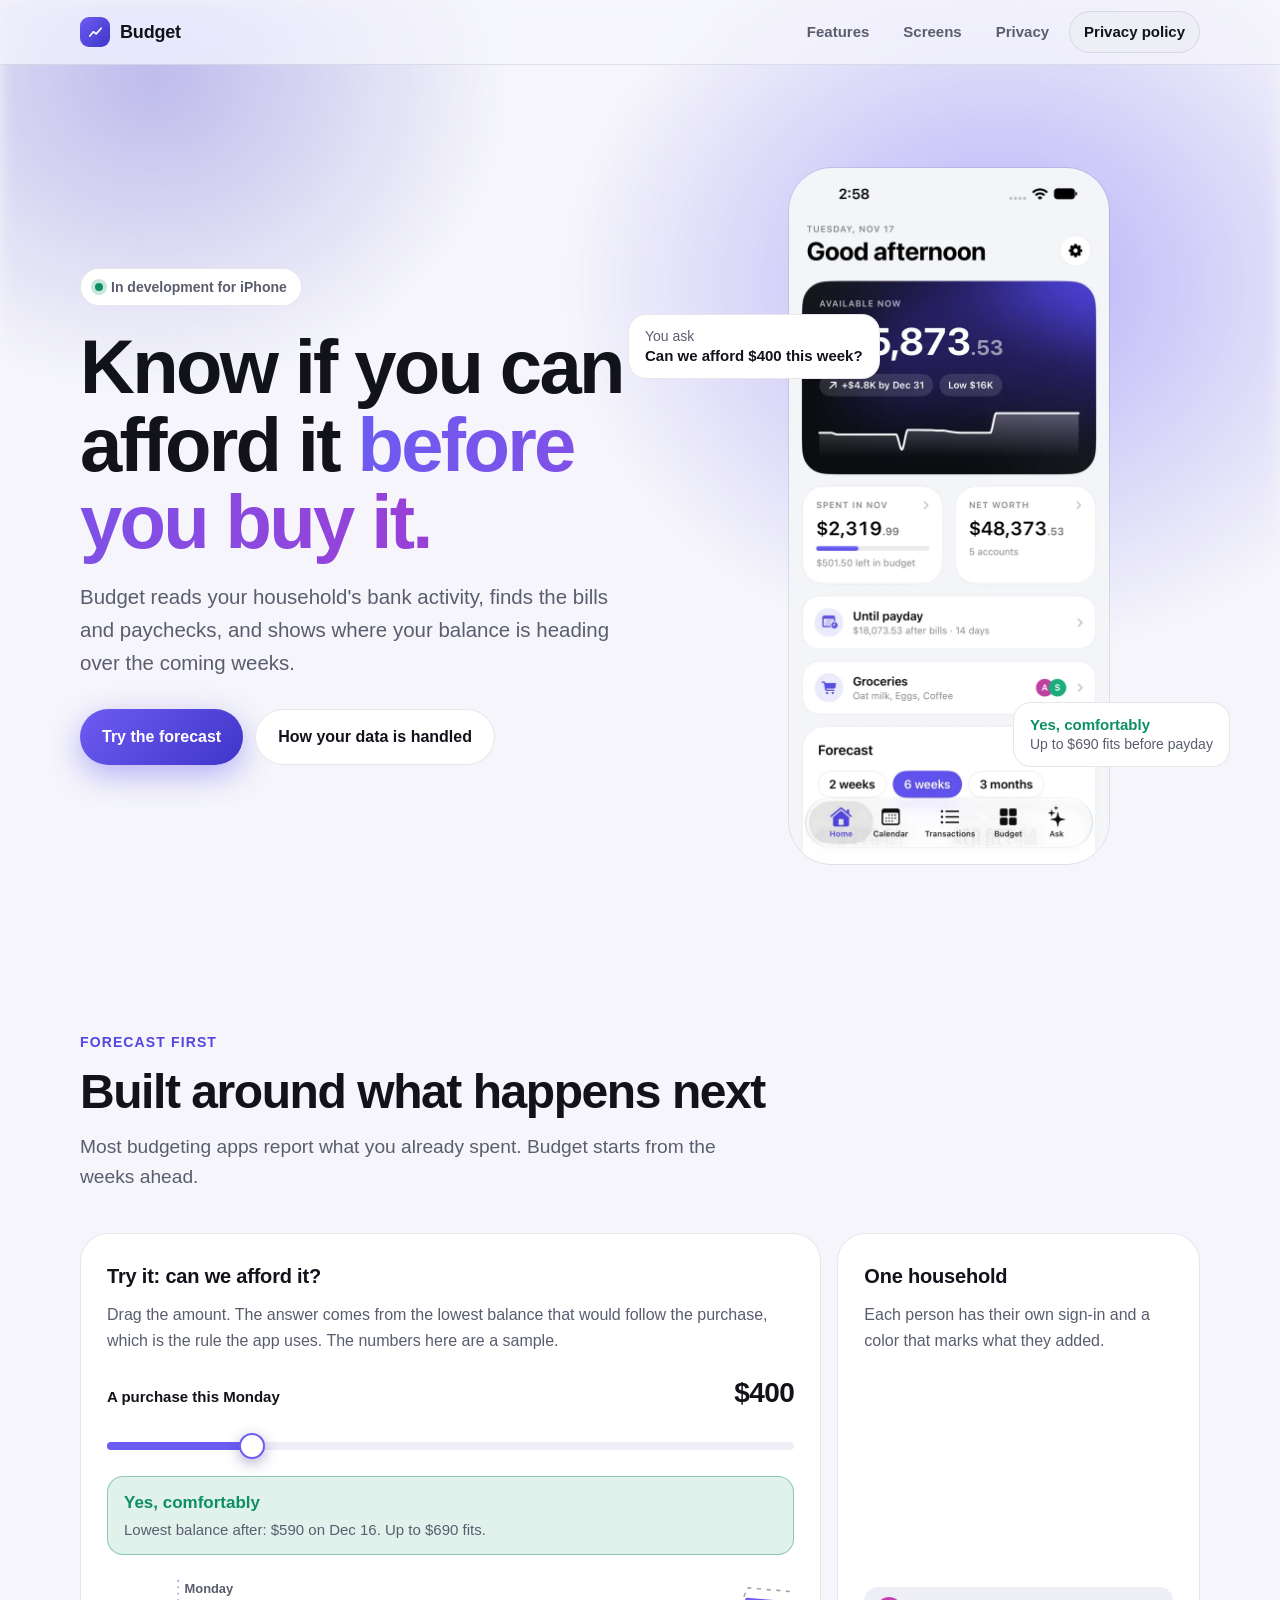
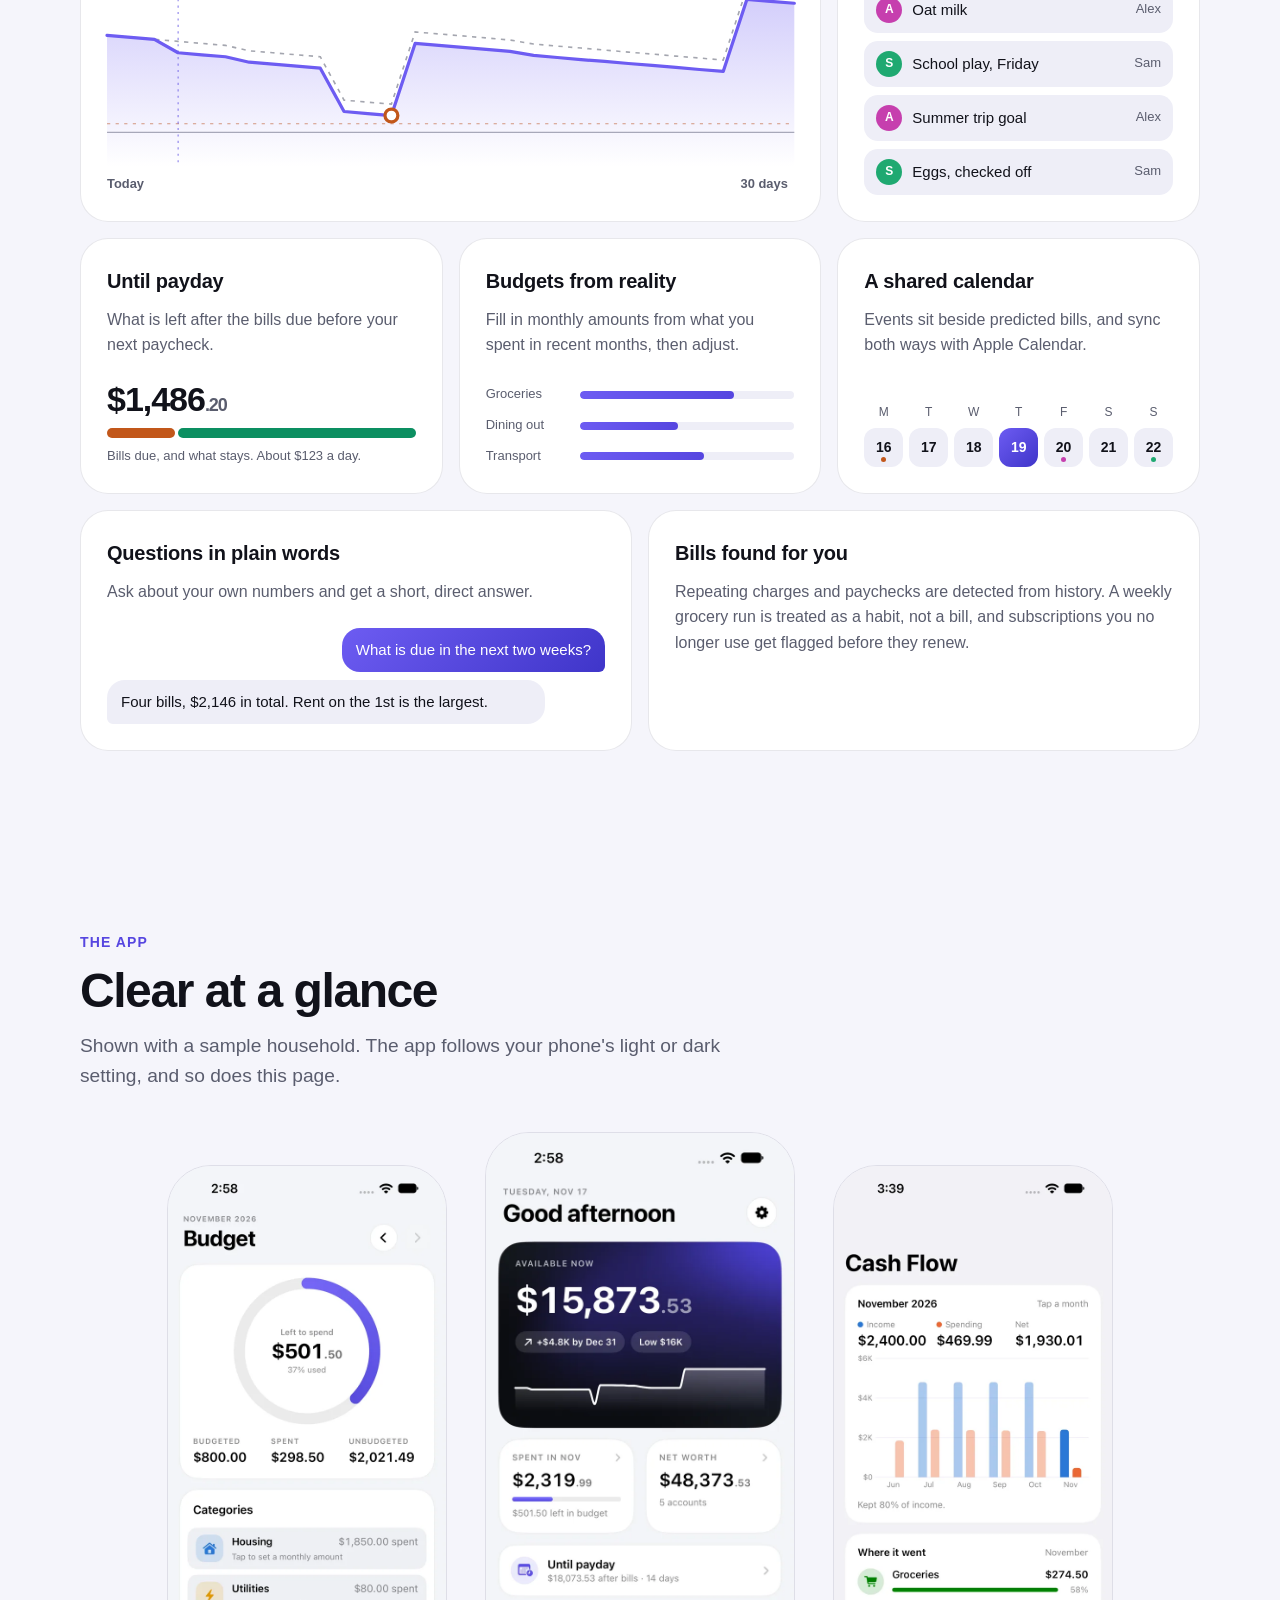
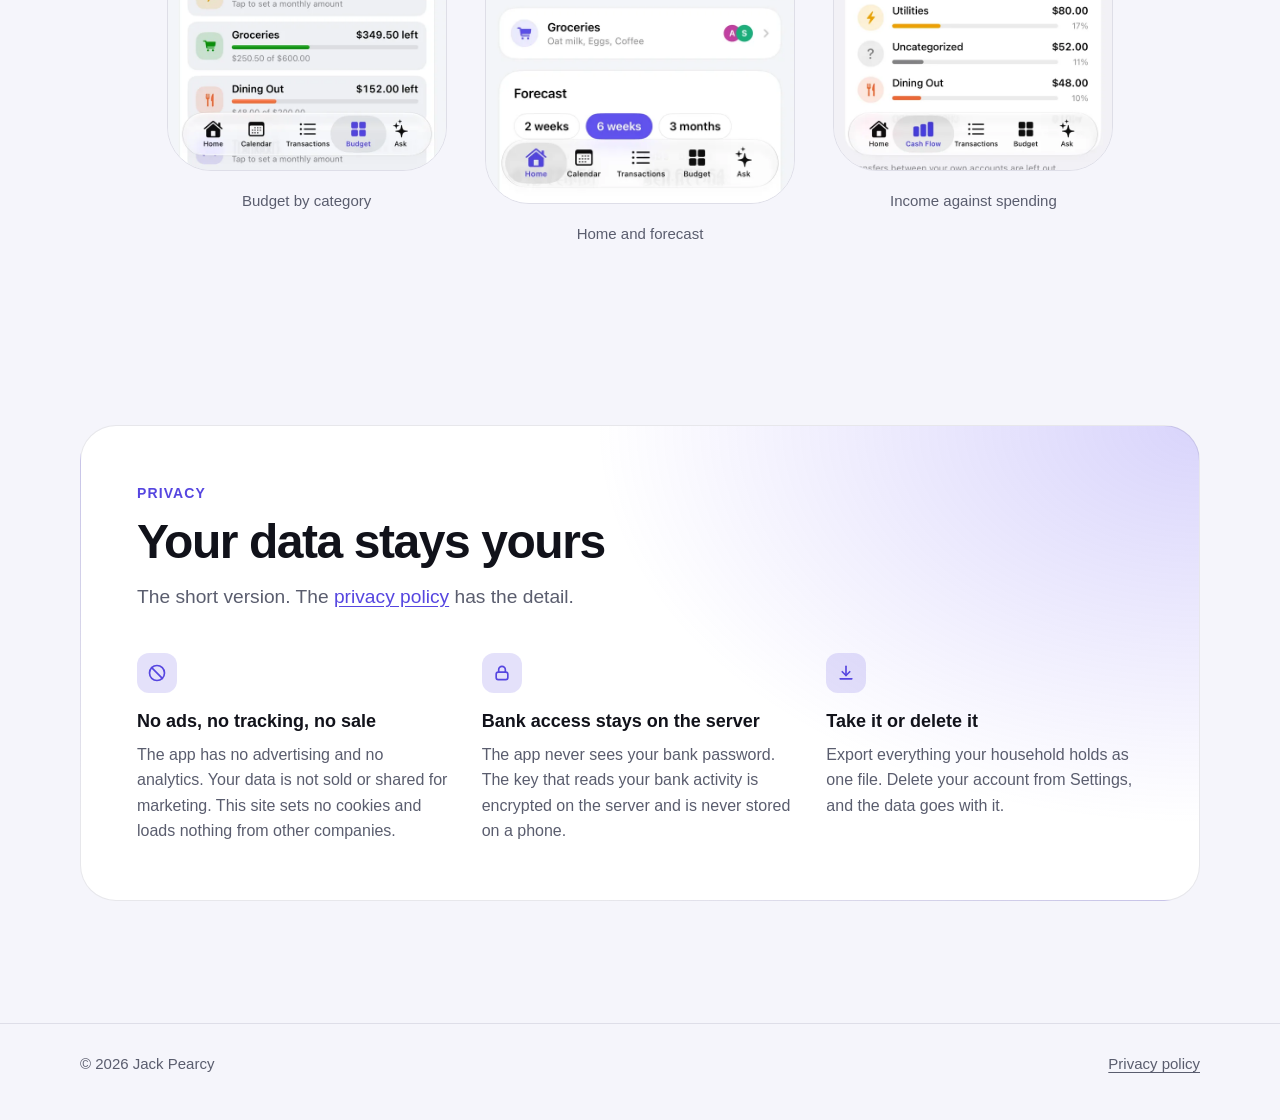
<file: index.html>
<!doctype html>
<html lang="en">
<head>
<meta charset="utf-8">
<meta name="viewport" content="width=device-width, initial-scale=1, viewport-fit=cover">
<title>Budget: know if you can afford it before you buy it</title>
<meta name="description" content="A budgeting app for a household. It shows where your balance is heading, so you can ask whether you can afford something before you buy it.">
<meta name="theme-color" content="#f5f5fb" media="(prefers-color-scheme: light)">
<meta name="theme-color" content="#090a0f" media="(prefers-color-scheme: dark)">
<meta property="og:title" content="Budget">
<meta property="og:description" content="Know if you can afford it before you buy it. A forecast-first budgeting app for a household.">
<meta property="og:type" content="website">
<link rel="icon" href="data:image/svg+xml,%3Csvg xmlns='http://www.w3.org/2000/svg' viewBox='0 0 32 32'%3E%3Crect width='32' height='32' rx='9' fill='%236d5cf2'/%3E%3Cpath d='M8 21l5-6 4 3 7-8' fill='none' stroke='%23fff' stroke-width='2.6' stroke-linecap='round' stroke-linejoin='round'/%3E%3C/svg%3E">
<meta http-equiv="Content-Security-Policy" content="default-src 'none'; script-src 'self'; style-src 'self'; img-src 'self' data:; base-uri 'none'; form-action 'none'">
<meta name="referrer" content="no-referrer">
<link rel="stylesheet" href="style.css">
</head>
<body>
<header class="nav">
  <div class="wrap">
    <a class="brand" href="index.html">
      <span class="mark" aria-hidden="true"><svg viewBox="0 0 24 24" fill="none" stroke="#fff" stroke-width="2.4" stroke-linecap="round" stroke-linejoin="round"><path d="M4 17l5-6 4 3 7-8"/></svg></span>
      Budget
    </a>
    <nav class="links" aria-label="Main">
      <a href="#features">Features</a>
      <a href="#screens">Screens</a>
      <a href="#privacy">Privacy</a>
      <a class="pill" href="privacy.html">Privacy policy</a>
    </nav>
  </div>
</header>

<main>
  <section class="hero">
    <div class="wrap">
      <div>
        <span class="chip"><i></i>In development for iPhone</span>
        <h1>Know if you can afford it <span class="grad">before you buy it.</span></h1>
        <p>Budget reads your household's bank activity, finds the bills and paychecks, and shows where your balance is heading over the coming weeks.</p>
        <div class="cta">
          <a class="btn primary" href="#try">Try the forecast</a>
          <a class="btn quiet" href="#privacy">How your data is handled</a>
        </div>
      </div>
      <div class="stage">
        <picture>
          <source srcset="home-dark.webp" media="(prefers-color-scheme: dark)">
          <img class="phone" src="home.webp" width="644" height="1400" fetchpriority="high"
               alt="The Home screen: the balance available now, a forecast line for the weeks ahead, spending this month, and net worth. Sample data.">
        </picture>
        <div class="float q" aria-hidden="true"><span>You ask</span><b>Can we afford $400 this week?</b></div>
        <div class="float a" aria-hidden="true"><b>Yes, comfortably</b><span>Up to $690 fits before payday</span></div>
      </div>
    </div>
  </section>

  <section id="features">
    <div class="wrap">
      <p class="eyebrow reveal">Forecast first</p>
      <h2 class="reveal">Built around what happens next</h2>
      <p class="lede reveal">Most budgeting apps report what you already spent. Budget starts from the weeks ahead.</p>

      <div class="bento">
        <article class="card wide reveal" id="try">
          <h3>Try it: can we afford it?</h3>
          <p>Drag the amount. The answer comes from the lowest balance that would follow the purchase, which is the rule the app uses. The numbers here are a sample.</p>
          <div class="demo">
            <div class="demo-top">
              <label id="amount-label" for="amount">A purchase this Friday</label>
              <output id="amount-out" for="amount">$400</output>
            </div>
            <input id="amount" type="range" min="0" max="2000" step="50" value="400">
            <div class="verdict" id="verdict" data-state="ok" role="status" aria-live="polite">
              <b id="verdict-title">Yes, comfortably</b>
              <span id="verdict-detail">Lowest balance after: $590, just before payday. Up to $690 fits.</span>
            </div>
            <svg class="chart" id="demo-chart" viewBox="0 0 640 210" role="img" aria-label="Forecast balance for the next 30 days, with and without the purchase">
              <defs><linearGradient id="fade" x1="0" y1="0" x2="0" y2="1"><stop offset="0" stop-color="#6d5cf2" stop-opacity="0.3"/><stop offset="1" stop-color="#6d5cf2" stop-opacity="0"/></linearGradient></defs>
              <line class="rule cushion" id="demo-cushion" x1="0" x2="640" y1="150" y2="150"/>
              <line class="rule zero" id="demo-zero" x1="0" x2="640" y1="158" y2="158"/>
              <line class="rule buy" id="demo-buy" x1="66" x2="66" y1="10" y2="184"/>
              <path class="area" id="demo-area" d="M0 62 L66 74 L220 150 L287 86 L640 60 L640 184 L0 184 Z"/>
              <path class="ghost" id="demo-ghost" d="M0 62 L66 66 L220 138 L287 74 L640 50"/>
              <path class="line" id="demo-line" d="M0 62 L66 74 L220 150 L287 86 L640 60"/>
              <circle class="dot" id="demo-dot" cx="265" cy="150" r="6"/>
              <text id="demo-buy-label" x="72" y="22">Friday</text>
              <text x="634" y="204" text-anchor="end">30 days</text>
              <text x="0" y="204">Today</text>
            </svg>
          </div>
        </article>

        <article class="card reveal">
          <h3>One household</h3>
          <p>Each person has their own sign-in and a color that marks what they added.</p>
          <div class="viz people" aria-hidden="true">
            <div class="row"><span class="av a">A</span>Oat milk<span>Alex</span></div>
            <div class="row"><span class="av s">S</span>School play, Friday<span>Sam</span></div>
            <div class="row"><span class="av a">A</span>Summer trip goal<span>Alex</span></div>
            <div class="row"><span class="av s">S</span>Eggs, checked off<span>Sam</span></div>
          </div>
        </article>

        <article class="card reveal">
          <h3>Until payday</h3>
          <p>What is left after the bills due before your next paycheck.</p>
          <div class="viz" aria-hidden="true">
            <div class="big">$1,486<small>.20</small></div>
            <div class="split"><i></i><i></i></div>
            <div class="cap">Bills due, and what stays. About $123 a day.</div>
          </div>
        </article>

        <article class="card reveal">
          <h3>Budgets from reality</h3>
          <p>Fill in monthly amounts from what you spent in recent months, then adjust.</p>
          <div class="viz bars" aria-hidden="true">
            <div class="bar">Groceries<div><i class="w72"></i></div></div>
            <div class="bar">Dining out<div><i class="w46"></i></div></div>
            <div class="bar">Transport<div><i class="w58"></i></div></div>
          </div>
        </article>

        <article class="card reveal">
          <h3>A shared calendar</h3>
          <p>Events sit beside predicted bills, and sync both ways with Apple Calendar.</p>
          <div class="viz week" aria-hidden="true">
            <span>M</span><span>T</span><span>W</span><span>T</span><span>F</span><span>S</span><span>S</span>
            <b data-dot>16</b><b>17</b><b>18</b><b class="on">19</b><b data-dot class="dot-magenta">20</b><b>21</b><b data-dot class="dot-green">22</b>
          </div>
        </article>

        <article class="card half reveal">
          <h3>Questions in plain words</h3>
          <p>Ask about your own numbers and get a short, direct answer.</p>
          <div class="viz chat" aria-hidden="true">
            <div class="me">What is due in the next two weeks?</div>
            <div class="it">Four bills, $2,146 in total. Rent on the 1st is the largest.</div>
          </div>
        </article>

        <article class="card half reveal">
          <h3>Bills found for you</h3>
          <p>Repeating charges and paychecks are detected from history. A weekly grocery run is treated as a habit, not a bill, and subscriptions you no longer use get flagged before they renew.</p>
        </article>
      </div>
    </div>
  </section>

  <section id="screens">
    <div class="wrap">
      <p class="eyebrow reveal">The app</p>
      <h2 class="reveal">Clear at a glance</h2>
      <p class="lede reveal">Shown with a sample household. The app follows your phone's light or dark setting, and so does this page.</p>
    </div>
    <div class="wrap screens">
      <figure class="reveal">
        <picture><source srcset="budget-dark.webp" media="(prefers-color-scheme: dark)">
          <img class="phone" src="budget.webp" width="644" height="1400" loading="lazy" alt="The Budget screen: a ring for the month and a bar for each category showing spent against budgeted. Sample data."></picture>
        <figcaption>Budget by category</figcaption>
      </figure>
      <figure class="reveal">
        <picture><source srcset="home-dark.webp" media="(prefers-color-scheme: dark)">
          <img class="phone" src="home.webp" width="644" height="1400" loading="lazy" alt="The Home screen with the forecast for the weeks ahead. Sample data."></picture>
        <figcaption>Home and forecast</figcaption>
      </figure>
      <figure class="reveal">
        <picture><source srcset="cashflow-dark.webp" media="(prefers-color-scheme: dark)">
          <img class="phone" src="cashflow.webp" width="644" height="1400" loading="lazy" alt="The Cash flow screen comparing income and spending by month. Sample data."></picture>
        <figcaption>Income against spending</figcaption>
      </figure>
    </div>
  </section>

  <section id="privacy">
    <div class="wrap">
      <div class="band reveal">
        <p class="eyebrow">Privacy</p>
        <h2>Your data stays yours</h2>
        <p class="lede">The short version. The <a href="privacy.html">privacy policy</a> has the detail.</p>
        <div class="three">
          <div>
            <div class="ico" aria-hidden="true"><svg viewBox="0 0 24 24" fill="none" stroke="currentColor" stroke-width="2" stroke-linecap="round" stroke-linejoin="round"><circle cx="12" cy="12" r="9"/><path d="M5.6 5.6l12.8 12.8"/></svg></div>
            <h3>No ads, no tracking, no sale</h3>
            <p>The app has no advertising and no analytics. Your data is not sold or shared for marketing. This site sets no cookies and loads nothing from other companies.</p>
          </div>
          <div>
            <div class="ico" aria-hidden="true"><svg viewBox="0 0 24 24" fill="none" stroke="currentColor" stroke-width="2" stroke-linecap="round" stroke-linejoin="round"><rect x="5" y="11" width="14" height="9" rx="2.5"/><path d="M8 11V8a4 4 0 0 1 8 0v3"/></svg></div>
            <h3>Bank access stays on the server</h3>
            <p>The app never sees your bank password. The key that reads your bank activity is encrypted on the server and is never stored on a phone.</p>
          </div>
          <div>
            <div class="ico" aria-hidden="true"><svg viewBox="0 0 24 24" fill="none" stroke="currentColor" stroke-width="2" stroke-linecap="round" stroke-linejoin="round"><path d="M12 4v11"/><path d="M7.5 10.5L12 15l4.5-4.5"/><path d="M5 19h14"/></svg></div>
            <h3>Take it or delete it</h3>
            <p>Export everything your household holds as one file. Delete your account from Settings, and the data goes with it.</p>
          </div>
        </div>
      </div>
    </div>
  </section>
</main>

<footer>
  <div class="wrap">
    <span>&copy; 2026 Jack Pearcy</span>
    <span><a href="privacy.html">Privacy policy</a></span>
  </div>
</footer>
<script src="app.js" defer></script>
</body>
</html>
</file>
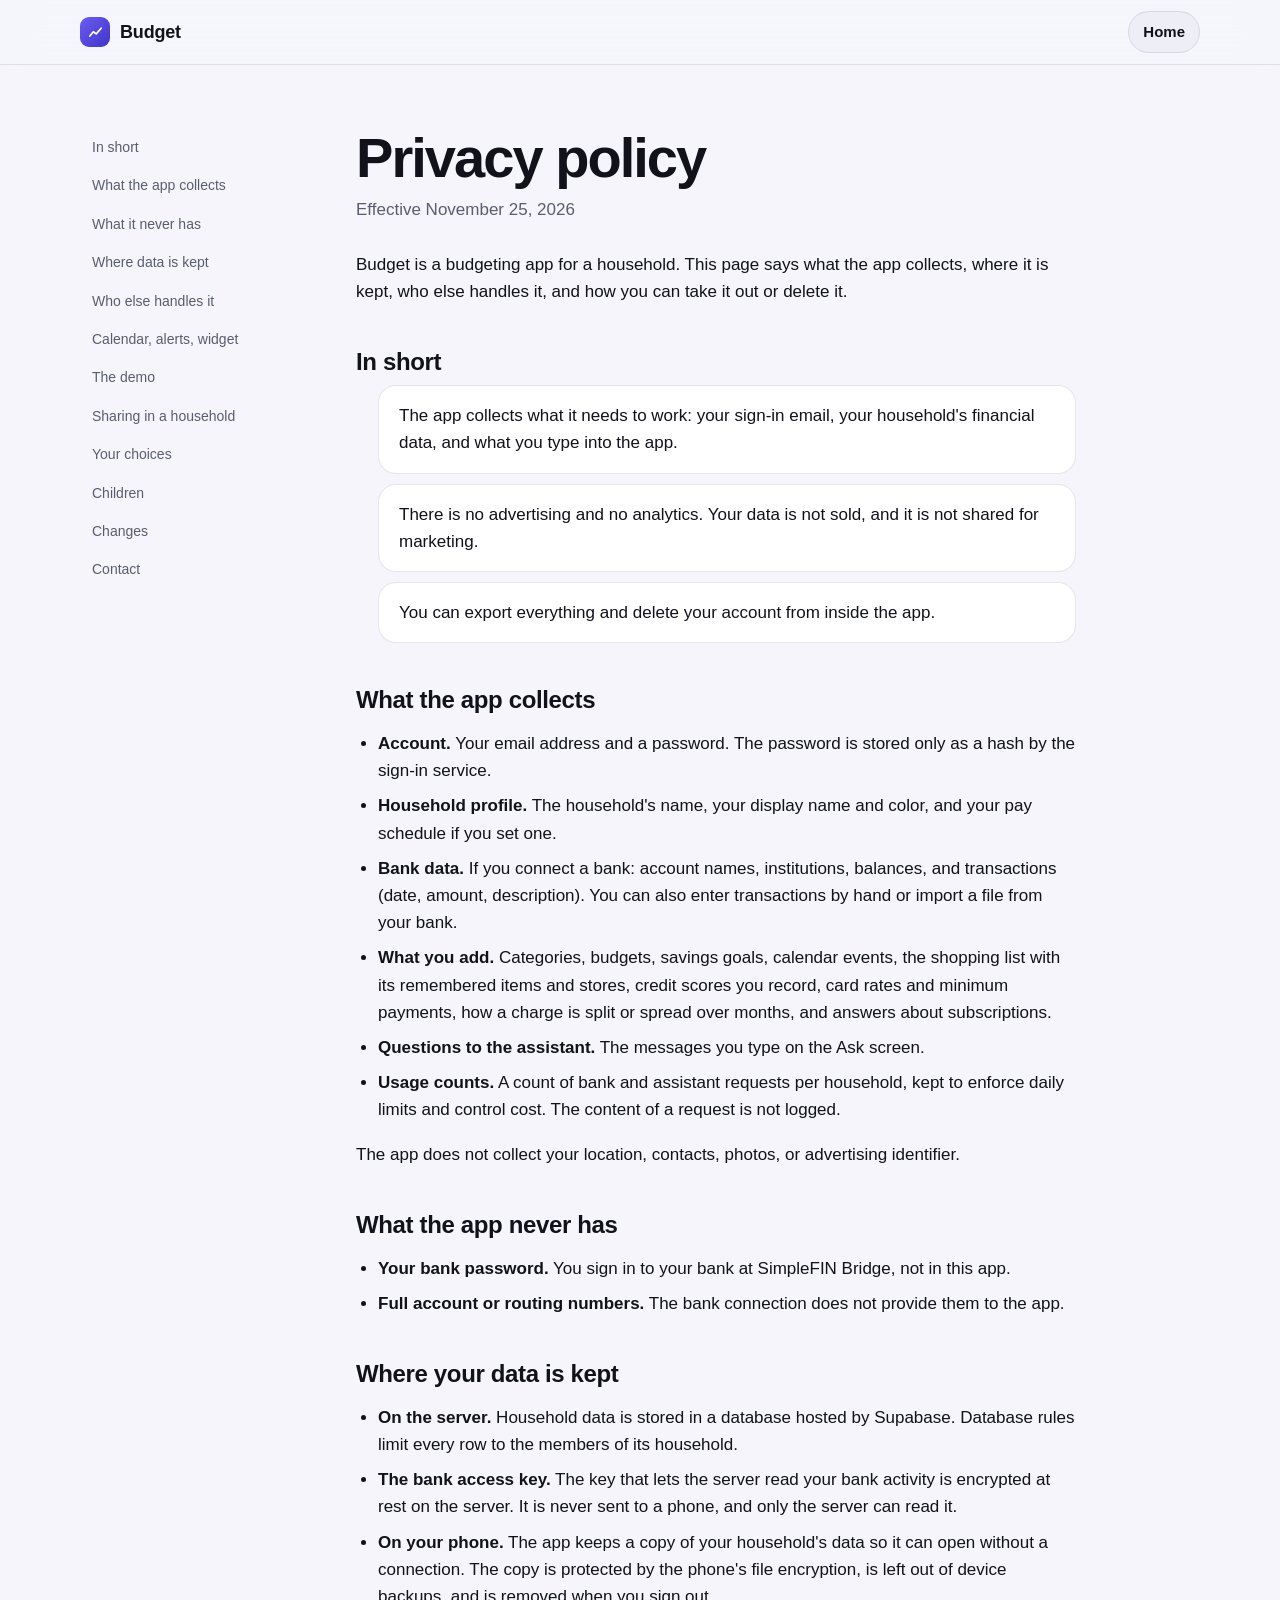
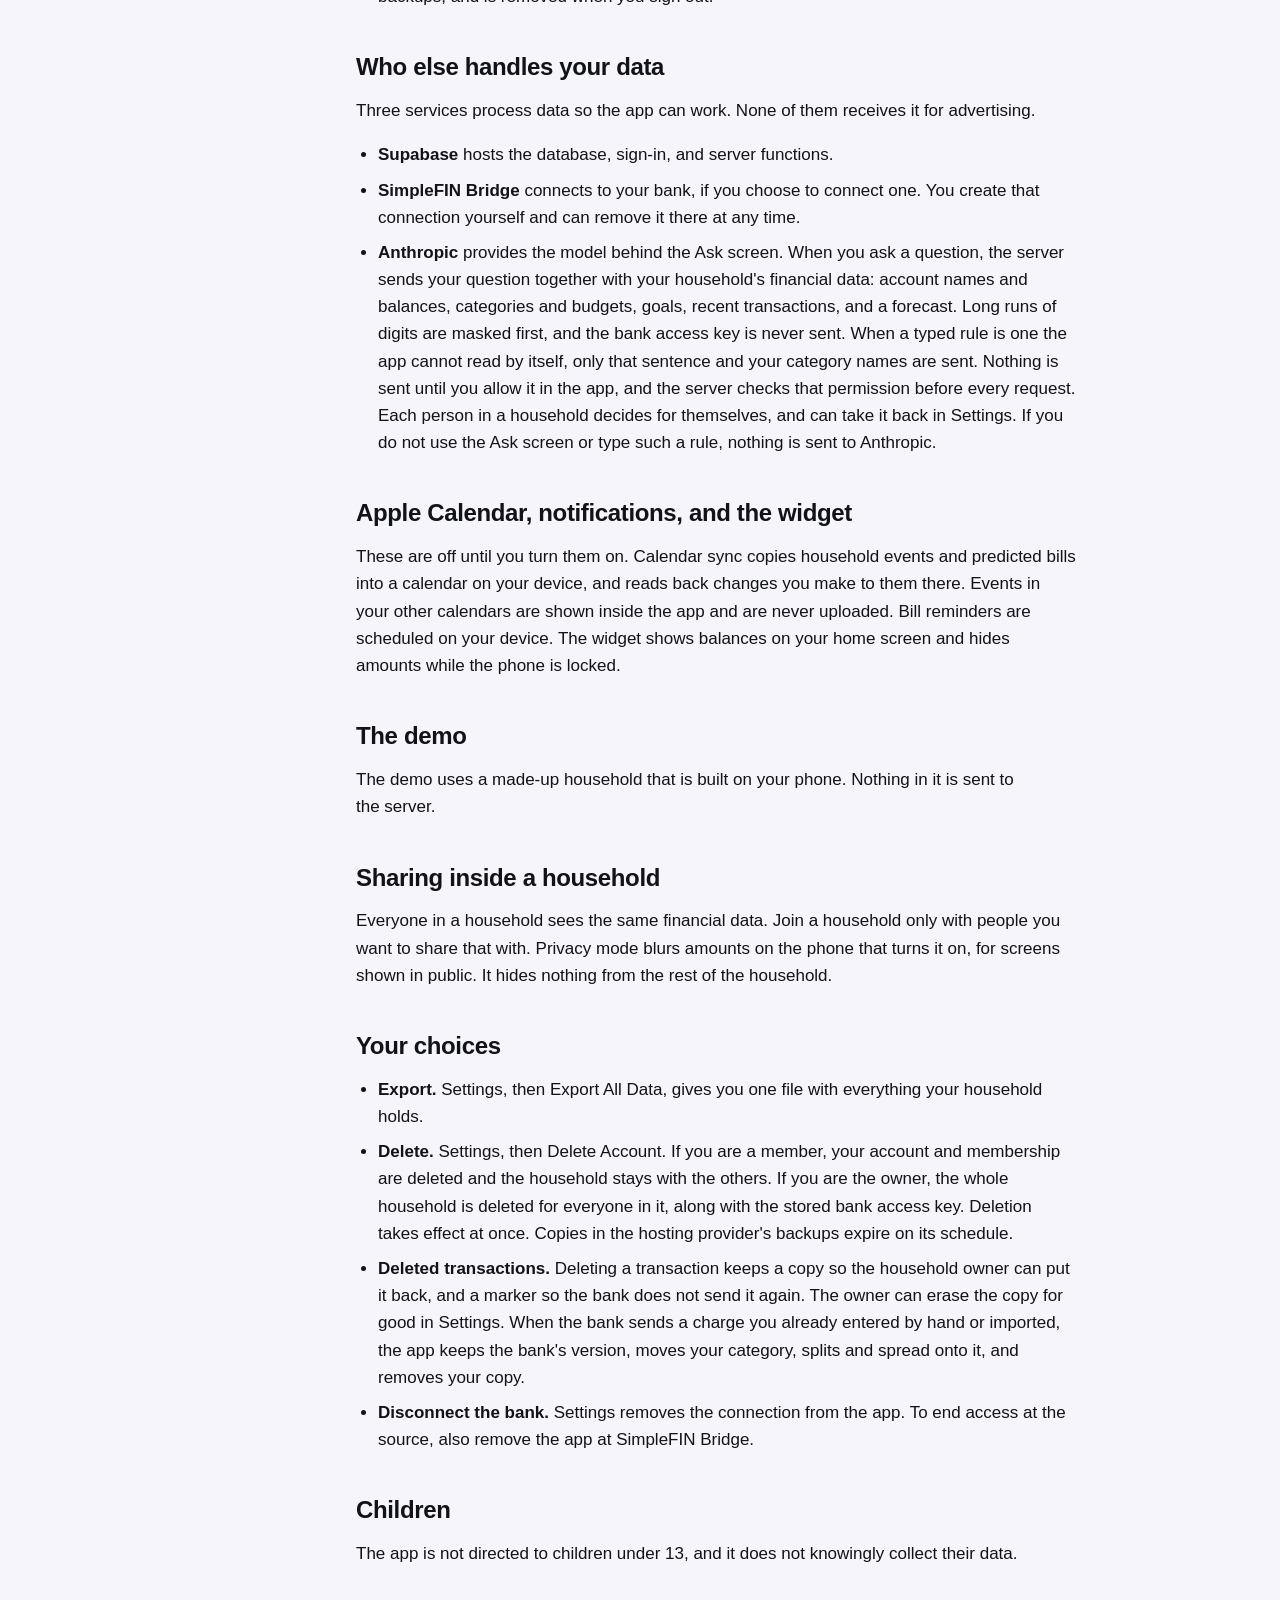
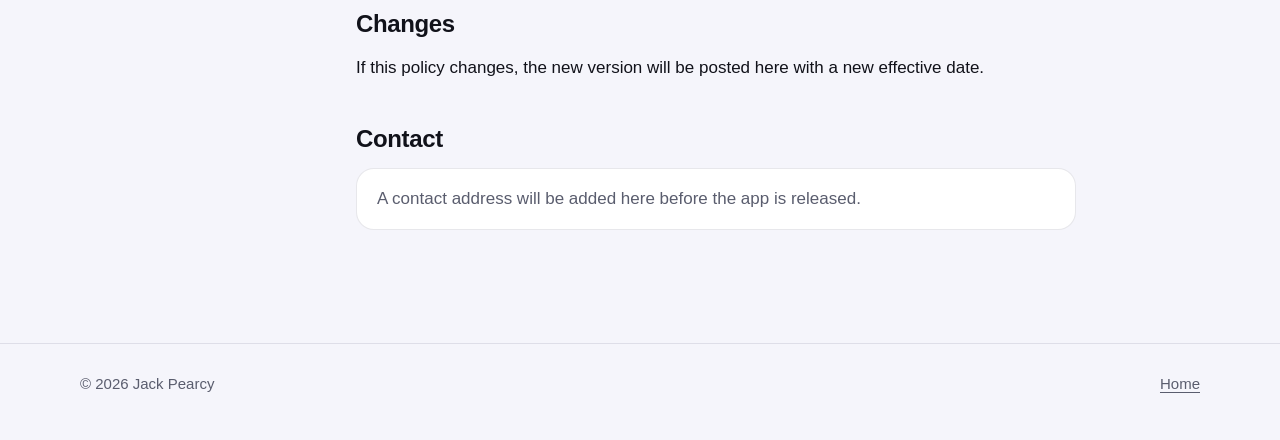
<file: privacy.html>
<!doctype html>
<html lang="en">
<head>
<meta charset="utf-8">
<meta name="viewport" content="width=device-width, initial-scale=1, viewport-fit=cover">
<meta name="theme-color" content="#f5f5fb" media="(prefers-color-scheme: light)">
<meta name="theme-color" content="#090a0f" media="(prefers-color-scheme: dark)">
<title>Privacy policy: Budget</title>
<meta name="description" content="What the Budget app collects, where it is kept, who else handles it, and how to export or delete it.">
<meta http-equiv="Content-Security-Policy" content="default-src 'none'; script-src 'self'; style-src 'self'; img-src 'self' data:; base-uri 'none'; form-action 'none'">
<meta name="referrer" content="no-referrer">
<link rel="stylesheet" href="style.css">
</head>
<body>
<header class="nav">
  <div class="wrap">
    <a class="brand" href="index.html">
      <span class="mark" aria-hidden="true"><svg viewBox="0 0 24 24" fill="none" stroke="#fff" stroke-width="2.4" stroke-linecap="round" stroke-linejoin="round"><path d="M4 17l5-6 4 3 7-8"/></svg></span>
      Budget
    </a>
    <nav class="links" aria-label="Main"><a class="pill" href="index.html">Home</a></nav>
  </div>
</header>
<div class="wrap doc">
  <nav class="toc" aria-label="On this page">
    <a href="#short">In short</a><a href="#collects">What the app collects</a><a href="#never">What it never has</a>
    <a href="#kept">Where data is kept</a><a href="#others">Who else handles it</a><a href="#device">Calendar, alerts, widget</a>
    <a href="#demo">The demo</a><a href="#household">Sharing in a household</a><a href="#choices">Your choices</a>
    <a href="#children">Children</a><a href="#changes">Changes</a><a href="#contact">Contact</a>
  </nav>
  <main>
    <h1>Privacy policy</h1>
    <p class="date">Effective November 25, 2026</p>

    <p>Budget is a budgeting app for a household. This page says what the app collects, where it is kept, who else handles it, and how you can take it out or delete it.</p>

    <h2 id="short">In short</h2>
    <ul class="summary">
      <li>The app collects what it needs to work: your sign-in email, your household's financial data, and what you type into the app.</li>
      <li>There is no advertising and no analytics. Your data is not sold, and it is not shared for marketing.</li>
      <li>You can export everything and delete your account from inside the app.</li>
    </ul>

    <h2 id="collects">What the app collects</h2>
    <ul>
      <li><strong>Account.</strong> Your email address and a password. The password is stored only as a hash by the sign-in service.</li>
      <li><strong>Household profile.</strong> The household's name, your display name and color, and your pay schedule if you set one.</li>
      <li><strong>Bank data.</strong> If you connect a bank: account names, institutions, balances, and transactions (date, amount, description). You can also enter transactions by hand or import a file from your bank.</li>
      <li><strong>What you add.</strong> Categories, budgets, savings goals, calendar events, the shopping list with its remembered items and stores, credit scores you record, card rates and minimum payments, how a charge is split or spread over months, and answers about subscriptions.</li>
      <li><strong>Questions to the assistant.</strong> The messages you type on the Ask screen.</li>
      <li><strong>Usage counts.</strong> A count of bank and assistant requests per household, kept to enforce daily limits and control cost. The content of a request is not logged.</li>
    </ul>
    <p>The app does not collect your location, contacts, photos, or advertising identifier.</p>

    <h2 id="never">What the app never has</h2>
    <ul>
      <li><strong>Your bank password.</strong> You sign in to your bank at SimpleFIN Bridge, not in this app.</li>
      <li><strong>Full account or routing numbers.</strong> The bank connection does not provide them to the app.</li>
    </ul>

    <h2 id="kept">Where your data is kept</h2>
    <ul>
      <li><strong>On the server.</strong> Household data is stored in a database hosted by Supabase. Database rules limit every row to the members of its household.</li>
      <li><strong>The bank access key.</strong> The key that lets the server read your bank activity is encrypted at rest on the server. It is never sent to a phone, and only the server can read it.</li>
      <li><strong>On your phone.</strong> The app keeps a copy of your household's data so it can open without a connection. The copy is protected by the phone's file encryption, is left out of device backups, and is removed when you sign out.</li>
    </ul>

    <h2 id="others">Who else handles your data</h2>
    <p>Three services process data so the app can work. None of them receives it for advertising.</p>
    <ul>
      <li><strong>Supabase</strong> hosts the database, sign-in, and server functions.</li>
      <li><strong>SimpleFIN Bridge</strong> connects to your bank, if you choose to connect one. You create that connection yourself and can remove it there at any time.</li>
      <li><strong>Anthropic</strong> provides the model behind the Ask screen. When you ask a question, the server sends your question together with your household's financial data: account names and balances, categories and budgets, goals, recent transactions, and a forecast. Long runs of digits are masked first, and the bank access key is never sent. When a typed rule is one the app cannot read by itself, only that sentence and your category names are sent. Nothing is sent until you allow it in the app, and the server checks that permission before every request. Each person in a household decides for themselves, and can take it back in Settings. If you do not use the Ask screen or type such a rule, nothing is sent to Anthropic.</li>
    </ul>

    <h2 id="device">Apple Calendar, notifications, and the widget</h2>
    <p>These are off until you turn them on. Calendar sync copies household events and predicted bills into a calendar on your device, and reads back changes you make to them there. Events in your other calendars are shown inside the app and are never uploaded. Bill reminders are scheduled on your device. The widget shows balances on your home screen and hides amounts while the phone is locked.</p>

    <h2 id="demo">The demo</h2>
    <p>The demo uses a made-up household that is built on your phone. Nothing in it is sent to the server.</p>

    <h2 id="household">Sharing inside a household</h2>
    <p>Everyone in a household sees the same financial data. Join a household only with people you want to share that with. Privacy mode blurs amounts on the phone that turns it on, for screens shown in public. It hides nothing from the rest of the household.</p>

    <h2 id="choices">Your choices</h2>
    <ul>
      <li><strong>Export.</strong> Settings, then Export All Data, gives you one file with everything your household holds.</li>
      <li><strong>Delete.</strong> Settings, then Delete Account. If you are a member, your account and membership are deleted and the household stays with the others. If you are the owner, the whole household is deleted for everyone in it, along with the stored bank access key. Deletion takes effect at once. Copies in the hosting provider's backups expire on its schedule.</li>
      <li><strong>Deleted transactions.</strong> Deleting a transaction keeps a copy so the household owner can put it back, and a marker so the bank does not send it again. The owner can erase the copy for good in Settings. When the bank sends a charge you already entered by hand or imported, the app keeps the bank's version, moves your category, splits and spread onto it, and removes your copy.</li>
      <li><strong>Disconnect the bank.</strong> Settings removes the connection from the app. To end access at the source, also remove the app at SimpleFIN Bridge.</li>
    </ul>

    <h2 id="children">Children</h2>
    <p>The app is not directed to children under 13, and it does not knowingly collect their data.</p>

    <h2 id="changes">Changes</h2>
    <p>If this policy changes, the new version will be posted here with a new effective date.</p>

    <h2 id="contact">Contact</h2>
    <p class="note">A contact address will be added here before the app is released.</p>
  </main>
</div>
<footer>
  <div class="wrap">
    <span>&copy; 2026 Jack Pearcy</span>
    <span><a href="index.html">Home</a></span>
  </div>
</footer>
</body>
</html>
</file>
<file: style.css>
/* One stylesheet for both pages. Light and dark follow the device. */
@view-transition { navigation: auto; }

:root {
  color-scheme: light dark;
  --bg: light-dark(#f5f5fb, #090a0f);
  --surface: light-dark(#ffffff, #12141c);
  --raised: light-dark(#eeeef7, #1a1d29);
  --line: light-dark(rgb(20 20 60 / 0.1), rgb(255 255 255 / 0.09));
  --text: light-dark(#11121a, #f4f4f9);
  --muted: light-dark(#5a5d6e, #9b9eaf);
  --accent: light-dark(#5646e0, #a696ff);
  --violet: #6d5cf2;
  --indigo: #3f35c9;
  --good: light-dark(#0c8f61, #45dfa0);
  --warn: light-dark(#c2571a, #ff9a5c);
  --bad: light-dark(#c8322b, #ff6f66);
  --magenta: #c63fae;
  --green: #1fa971;
  --shadow: light-dark(0 24px 60px rgb(40 30 120 / 0.16), 0 30px 70px rgb(0 0 0 / 0.55));
  --radius: 28px;
  --ease: cubic-bezier(0.2, 0.8, 0.2, 1);
}

*, *::before, *::after { box-sizing: border-box; }
html { -webkit-text-size-adjust: 100%; scroll-behavior: smooth; scroll-padding-top: 88px; }
body {
  margin: 0; background: var(--bg); color: var(--text);
  font: 17px/1.6 -apple-system, BlinkMacSystemFont, "SF Pro Text", "Segoe UI", Roboto, Helvetica, Arial, sans-serif;
  -webkit-font-smoothing: antialiased; text-rendering: optimizeLegibility;
  overflow-x: clip;
}
h1, h2, h3 { font-family: -apple-system, BlinkMacSystemFont, "SF Pro Display", "Segoe UI", Roboto, Helvetica, Arial, sans-serif; text-wrap: balance; }
p { text-wrap: pretty; }
a { color: var(--accent); text-underline-offset: 3px; }
:focus-visible { outline: 2px solid var(--accent); outline-offset: 3px; border-radius: 8px; }
img { display: block; max-width: 100%; height: auto; }
.wrap { width: min(1120px, 100% - 40px); margin-inline: auto; }

/* Navigation */
.nav {
  position: sticky; top: 0; z-index: 10;
  background: color-mix(in srgb, var(--bg) 72%, transparent);
  -webkit-backdrop-filter: saturate(180%) blur(18px); backdrop-filter: saturate(180%) blur(18px);
  border-bottom: 1px solid var(--line);
}
.nav .wrap { display: flex; align-items: center; justify-content: space-between; height: 64px; }
.brand { display: inline-flex; align-items: center; gap: 10px; font-weight: 700; font-size: 18px; letter-spacing: -0.01em; color: var(--text); text-decoration: none; }
.mark { width: 30px; height: 30px; border-radius: 9px; display: grid; place-items: center; background: linear-gradient(135deg, var(--violet), var(--indigo)); }
.mark svg { width: 17px; height: 17px; }
.links { display: flex; align-items: center; gap: 6px; }
.links a { padding: 8px 14px; border-radius: 999px; font-size: 15px; font-weight: 600; color: var(--muted); text-decoration: none; transition: color 0.2s, background 0.2s; }
.links a:hover { color: var(--text); background: var(--raised); }
.links a.pill { color: var(--text); background: var(--raised); border: 1px solid var(--line); }

/* Hero */
.hero { position: relative; padding: clamp(48px, 8vw, 104px) 0 clamp(40px, 6vw, 80px); }
.hero::before {
  content: ""; position: absolute; inset: -64px 0 0; z-index: -1; pointer-events: none;
  background:
    radial-gradient(48% 56% at 78% 30%, color-mix(in srgb, var(--violet) 46%, transparent), transparent 70%),
    radial-gradient(38% 46% at 12% 8%, color-mix(in srgb, var(--indigo) 30%, transparent), transparent 72%);
  filter: blur(8px);
}
.hero .wrap { display: grid; grid-template-columns: 1.05fr 0.95fr; gap: clamp(24px, 5vw, 72px); align-items: center; }
.chip { display: inline-flex; align-items: center; gap: 8px; padding: 7px 14px; border-radius: 999px; font-size: 14px; font-weight: 600; background: var(--surface); border: 1px solid var(--line); color: var(--muted); }
.chip i { width: 8px; height: 8px; border-radius: 50%; background: var(--good); box-shadow: 0 0 0 4px color-mix(in srgb, var(--good) 22%, transparent); }
.hero h1 { font-size: clamp(40px, 6.4vw, 76px); line-height: 1.02; letter-spacing: -0.035em; font-weight: 800; margin: 22px 0 20px; }
.grad { background: linear-gradient(100deg, var(--violet), light-dark(#9a3fd6, #d9a2ff)); -webkit-background-clip: text; background-clip: text; color: transparent; }
.hero p { font-size: clamp(18px, 1.6vw, 21px); color: var(--muted); margin: 0 0 30px; max-width: 32em; }
.cta { display: flex; flex-wrap: wrap; gap: 12px; }
.btn { display: inline-flex; align-items: center; gap: 8px; padding: 14px 22px; border-radius: 999px; font-weight: 650; font-size: 16px; text-decoration: none; transition: transform 0.25s var(--ease), box-shadow 0.25s var(--ease), background 0.2s; }
.btn.primary { color: #fff; background: linear-gradient(135deg, var(--violet), var(--indigo)); box-shadow: 0 10px 30px color-mix(in srgb, var(--violet) 45%, transparent); }
.btn.quiet { color: var(--text); background: var(--surface); border: 1px solid var(--line); }
.btn:hover { transform: translateY(-2px); }

.stage { position: relative; display: grid; place-items: center; }
.phone { width: min(322px, 78vw); border-radius: 44px; border: 1px solid var(--line); box-shadow: var(--shadow), 0 0 0 9px color-mix(in srgb, var(--surface) 70%, transparent); }
.float { position: absolute; padding: 12px 16px; border-radius: 18px; font-size: 14px; line-height: 1.35; background: var(--surface); border: 1px solid var(--line); box-shadow: var(--shadow); }
.float b { display: block; font-size: 15px; }
.float span { color: var(--muted); }
.float.q { top: 21%; left: -14%; }
.float.a { bottom: 14%; right: -6%; }
.float.a b { color: var(--good); }

/* Sections */
section { padding: clamp(48px, 7vw, 96px) 0; }
.eyebrow { font-size: 14px; font-weight: 700; letter-spacing: 0.08em; text-transform: uppercase; color: var(--accent); margin: 0 0 12px; }
h2 { font-size: clamp(30px, 4vw, 48px); line-height: 1.08; letter-spacing: -0.03em; margin: 0 0 14px; }
.lede { color: var(--muted); font-size: clamp(17px, 1.5vw, 20px); margin: 0 0 40px; max-width: 36em; }

/* Bento grid */
.bento { display: grid; grid-template-columns: repeat(6, 1fr); gap: 16px; }
.card { grid-column: span 2; background: var(--surface); border: 1px solid var(--line); border-radius: var(--radius); padding: 26px; display: flex; flex-direction: column; gap: 10px; transition: transform 0.35s var(--ease), border-color 0.35s; }
.card:hover { transform: translateY(-4px); border-color: color-mix(in srgb, var(--accent) 45%, var(--line)); }
.card { position: relative; isolation: isolate; }
.card::before { content: ""; position: absolute; inset: 0; z-index: -1; border-radius: inherit; pointer-events: none; opacity: 0; transition: opacity 0.3s; background: radial-gradient(340px circle at var(--mx, 50%) var(--my, 0%), color-mix(in srgb, var(--violet) 16%, transparent), transparent 70%); }
.card:hover::before { opacity: 1; }
.screens .phone { transition: transform 0.4s var(--ease); }
.screens figure:hover .phone { transform: translateY(-8px) scale(1.02); }
.card.wide { grid-column: span 4; }
.card.half { grid-column: span 3; }
.card h3 { margin: 0; font-size: 20px; letter-spacing: -0.01em; }
.card p { margin: 0; color: var(--muted); font-size: 16px; }
.viz { margin-top: auto; padding-top: 14px; }

.chart { width: 100%; height: auto; overflow: visible; }
.chart .line { fill: none; stroke: var(--violet); stroke-width: 3; stroke-linecap: round; stroke-linejoin: round; }
.chart .ghost { fill: none; stroke: var(--muted); stroke-width: 1.5; stroke-dasharray: 4 5; opacity: 0.55; }
.chart .rule { stroke: var(--line); stroke-width: 1; }
.chart .rule.cushion { stroke: var(--warn); stroke-dasharray: 3 5; opacity: 0.6; }
.chart .rule.zero { stroke: var(--muted); opacity: 0.5; }
.chart .rule.buy { stroke: var(--accent); stroke-dasharray: 2 4; opacity: 0.7; }
.chart.is-live .dot { transition: cx 0.18s var(--ease), cy 0.18s var(--ease); }
.chart .area { fill: url(#fade); }
.chart .grid { stroke: var(--line); stroke-width: 1; }
.chart .dot { fill: var(--surface); stroke: var(--warn); stroke-width: 3; }
.chart text { fill: var(--muted); font-size: 12px; font-weight: 600; }

.people { display: flex; flex-direction: column; gap: 8px; }
.row { display: flex; align-items: center; gap: 10px; padding: 10px 12px; border-radius: 14px; background: var(--raised); font-size: 15px; }
.av { width: 26px; height: 26px; border-radius: 50%; display: grid; place-items: center; color: #fff; font-size: 12px; font-weight: 700; flex: none; }
.av.a { background: var(--magenta); } .av.s { background: var(--green); }
.row span:last-child { margin-left: auto; color: var(--muted); font-size: 13px; }

.big { font-size: 34px; font-weight: 800; letter-spacing: -0.03em; line-height: 1; font-variant-numeric: tabular-nums; }
.big small { font-size: 18px; color: var(--muted); font-weight: 700; }
.split { display: flex; gap: 3px; height: 10px; margin-top: 12px; }
.split i { border-radius: 999px; background: var(--warn); flex: 0 0 22%; }
.split i + i { background: var(--good); flex: 1; }
.cap { font-size: 13px; color: var(--muted); margin-top: 8px; }

.bars { display: grid; gap: 10px; }
.bar { display: grid; grid-template-columns: 84px 1fr; align-items: center; gap: 10px; font-size: 13px; color: var(--muted); }
.bar div { height: 8px; border-radius: 999px; background: var(--raised); overflow: hidden; }
.bar div i { display: block; height: 100%; border-radius: inherit; background: linear-gradient(90deg, var(--violet), var(--accent)); width: var(--w); }
.bar i.w72 { --w: 72%; } .bar i.w46 { --w: 46%; } .bar i.w58 { --w: 58%; }

.week { display: grid; grid-template-columns: repeat(7, 1fr); gap: 6px; text-align: center; font-size: 12px; color: var(--muted); }
.week b { display: grid; place-items: center; aspect-ratio: 1; border-radius: 12px; background: var(--raised); color: var(--text); font-size: 14px; position: relative; }
.week b.on { background: linear-gradient(135deg, var(--violet), var(--indigo)); color: #fff; }
.week b.dot-magenta { --dot: var(--magenta); } .week b.dot-green { --dot: var(--green); }
.week b[data-dot]::after { content: ""; position: absolute; bottom: 5px; width: 5px; height: 5px; border-radius: 50%; background: var(--dot, var(--warn)); }

.chat { display: grid; gap: 8px; font-size: 15px; }
.chat div { padding: 10px 14px; border-radius: 18px; max-width: 88%; }
.chat .me { justify-self: end; color: #fff; background: linear-gradient(135deg, var(--violet), var(--indigo)); border-bottom-right-radius: 6px; }
.chat .it { background: var(--raised); border-bottom-left-radius: 6px; }

/* The live demo */
.demo { margin-top: 8px; display: grid; gap: 14px; }
.demo-top { display: flex; justify-content: space-between; align-items: baseline; gap: 12px; }
.demo-top label { font-size: 15px; font-weight: 600; }
.demo-top output { font-size: 28px; font-weight: 800; letter-spacing: -0.02em; font-variant-numeric: tabular-nums; }
input[type="range"] { -webkit-appearance: none; appearance: none; width: 100%; height: 32px; margin: 0; background: transparent; cursor: grab; touch-action: pan-y; }
input[type="range"]:active { cursor: grabbing; }
input[type="range"]::-webkit-slider-runnable-track { height: 8px; border-radius: 999px; background: linear-gradient(90deg, var(--violet) var(--fill, 20%), var(--raised) var(--fill, 20%)); }
input[type="range"]::-moz-range-track { height: 8px; border-radius: 999px; background: var(--raised); }
input[type="range"]::-moz-range-progress { height: 8px; border-radius: 999px; background: var(--violet); }
input[type="range"]::-webkit-slider-thumb { -webkit-appearance: none; width: 26px; height: 26px; margin-top: -9px; border-radius: 50%; background: #fff; border: 2px solid var(--violet); box-shadow: 0 4px 14px rgb(40 30 120 / 0.35); transition: transform 0.15s var(--ease); }
input[type="range"]::-moz-range-thumb { width: 22px; height: 22px; border-radius: 50%; background: #fff; border: 2px solid var(--violet); box-shadow: 0 4px 14px rgb(40 30 120 / 0.35); }
input[type="range"]:active::-webkit-slider-thumb { transform: scale(1.15); }
.verdict { --tone: var(--good); display: grid; gap: 2px; padding: 12px 16px; border-radius: 16px; font-size: 15px; background: color-mix(in srgb, var(--tone) 12%, transparent); border: 1px solid color-mix(in srgb, var(--tone) 40%, transparent); transition: background 0.25s, border-color 0.25s; }
.verdict[data-state="tight"] { --tone: var(--warn); }
.verdict[data-state="short"] { --tone: var(--bad); }
.verdict b { color: var(--tone); font-size: 17px; transition: color 0.25s; }
.verdict span { color: var(--muted); font-variant-numeric: tabular-nums; }

/* Screens */
.screens { display: flex; justify-content: center; gap: clamp(16px, 3vw, 40px); align-items: center; }
.screens figure { margin: 0; text-align: center; flex: none; }
.screens .phone { width: min(280px, 70vw); }
.screens figure:nth-child(2) .phone { width: min(310px, 74vw); }
.screens figcaption { color: var(--muted); font-size: 15px; margin-top: 18px; }

/* Privacy band */
.band { border-radius: 36px; padding: clamp(28px, 5vw, 56px); border: 1px solid var(--line);
  background: radial-gradient(90% 140% at 100% 0%, color-mix(in srgb, var(--violet) 26%, transparent), transparent 60%), var(--surface); }
.three { display: grid; grid-template-columns: repeat(3, 1fr); gap: 28px; margin-top: 8px; }
.three h3 { margin: 0 0 6px; font-size: 18px; }
.three p { margin: 0; color: var(--muted); font-size: 16px; }
.ico { width: 40px; height: 40px; border-radius: 12px; display: grid; place-items: center; margin-bottom: 14px; background: color-mix(in srgb, var(--accent) 16%, transparent); color: var(--accent); }
.ico svg { width: 20px; height: 20px; }

footer { border-top: 1px solid var(--line); margin-top: 32px; padding: 28px 0 44px; color: var(--muted); font-size: 15px; }
footer .wrap { display: flex; justify-content: space-between; flex-wrap: wrap; gap: 12px; }
footer a { color: var(--muted); }

/* Policy page */
.doc { display: grid; grid-template-columns: 220px minmax(0, 720px); gap: 56px; padding: clamp(32px, 5vw, 64px) 0 64px; }
.toc { position: sticky; top: 96px; align-self: start; display: grid; gap: 2px; font-size: 14px; }
.toc a { padding: 7px 12px; border-radius: 10px; color: var(--muted); text-decoration: none; transition: color 0.2s, background 0.2s; }
.toc a:hover { color: var(--text); background: var(--raised); }
.doc h1 { font-size: clamp(36px, 5vw, 56px); letter-spacing: -0.035em; line-height: 1.05; margin: 0 0 8px; }
.doc h2 { font-size: 24px; letter-spacing: -0.015em; margin: 44px 0 10px; }
.doc .date { color: var(--muted); margin: 0 0 28px; }
.doc li { margin-bottom: 8px; }
.doc ul { padding-left: 22px; }
.summary { display: grid; gap: 10px; padding: 0; margin: 0 0 8px; list-style: none; }
.summary li { margin: 0; padding: 16px 20px; border-radius: 18px; background: var(--surface); border: 1px solid var(--line); }
.note { background: var(--surface); border: 1px solid var(--line); border-radius: 18px; padding: 16px 20px; color: var(--muted); }

/* Motion: only for people who have not asked for less of it. */
@media (prefers-reduced-motion: no-preference) {
  /* The phone and chips are moved by the script as the pointer moves. Each has its own layer
     so that movement is drawn in fractions of a pixel. */
  .stage .phone, .float { will-change: transform; backface-visibility: hidden; }
  /* The opening moves into place but never starts hidden: a page captured before its first
     frame (a link preview, a background tab) must still show its content. */
  .hero h1, .hero p, .hero .chip, .hero .cta, .stage { animation: settle 0.9s var(--ease) both; }
  .hero h1 { animation-delay: 0.06s; } .hero p { animation-delay: 0.14s; } .hero .cta { animation-delay: 0.22s; } .stage { animation-delay: 0.18s; }
  @supports (animation-timeline: view()) {
    .reveal { animation: rise linear both; animation-timeline: view(); animation-range: entry 0% entry 42%; }
  }
}
@keyframes settle { from { transform: translateY(20px) scale(0.985); } to { transform: none; } }
@keyframes rise { from { opacity: 0; transform: translateY(26px); } to { opacity: 1; transform: none; } }

@media (max-width: 900px) {
  .hero .wrap { grid-template-columns: 1fr; }
  .stage { margin-top: 24px; }
  .float.q { left: 0; } .float.a { right: 0; }
  .card, .card.wide, .card.half { grid-column: span 6; }
  .three { grid-template-columns: 1fr; }
  .chart text { font-size: 21px; }
  .screens { justify-content: flex-start; overflow-x: auto; scroll-snap-type: x mandatory; padding: 8px 20px 20px; margin-inline: -20px; scrollbar-width: none; }
  .screens figure { scroll-snap-align: center; }
  .doc { grid-template-columns: 1fr; gap: 0; }
  .toc { display: none; }
  .links a:not(.pill) { display: none; }
}
</file>
